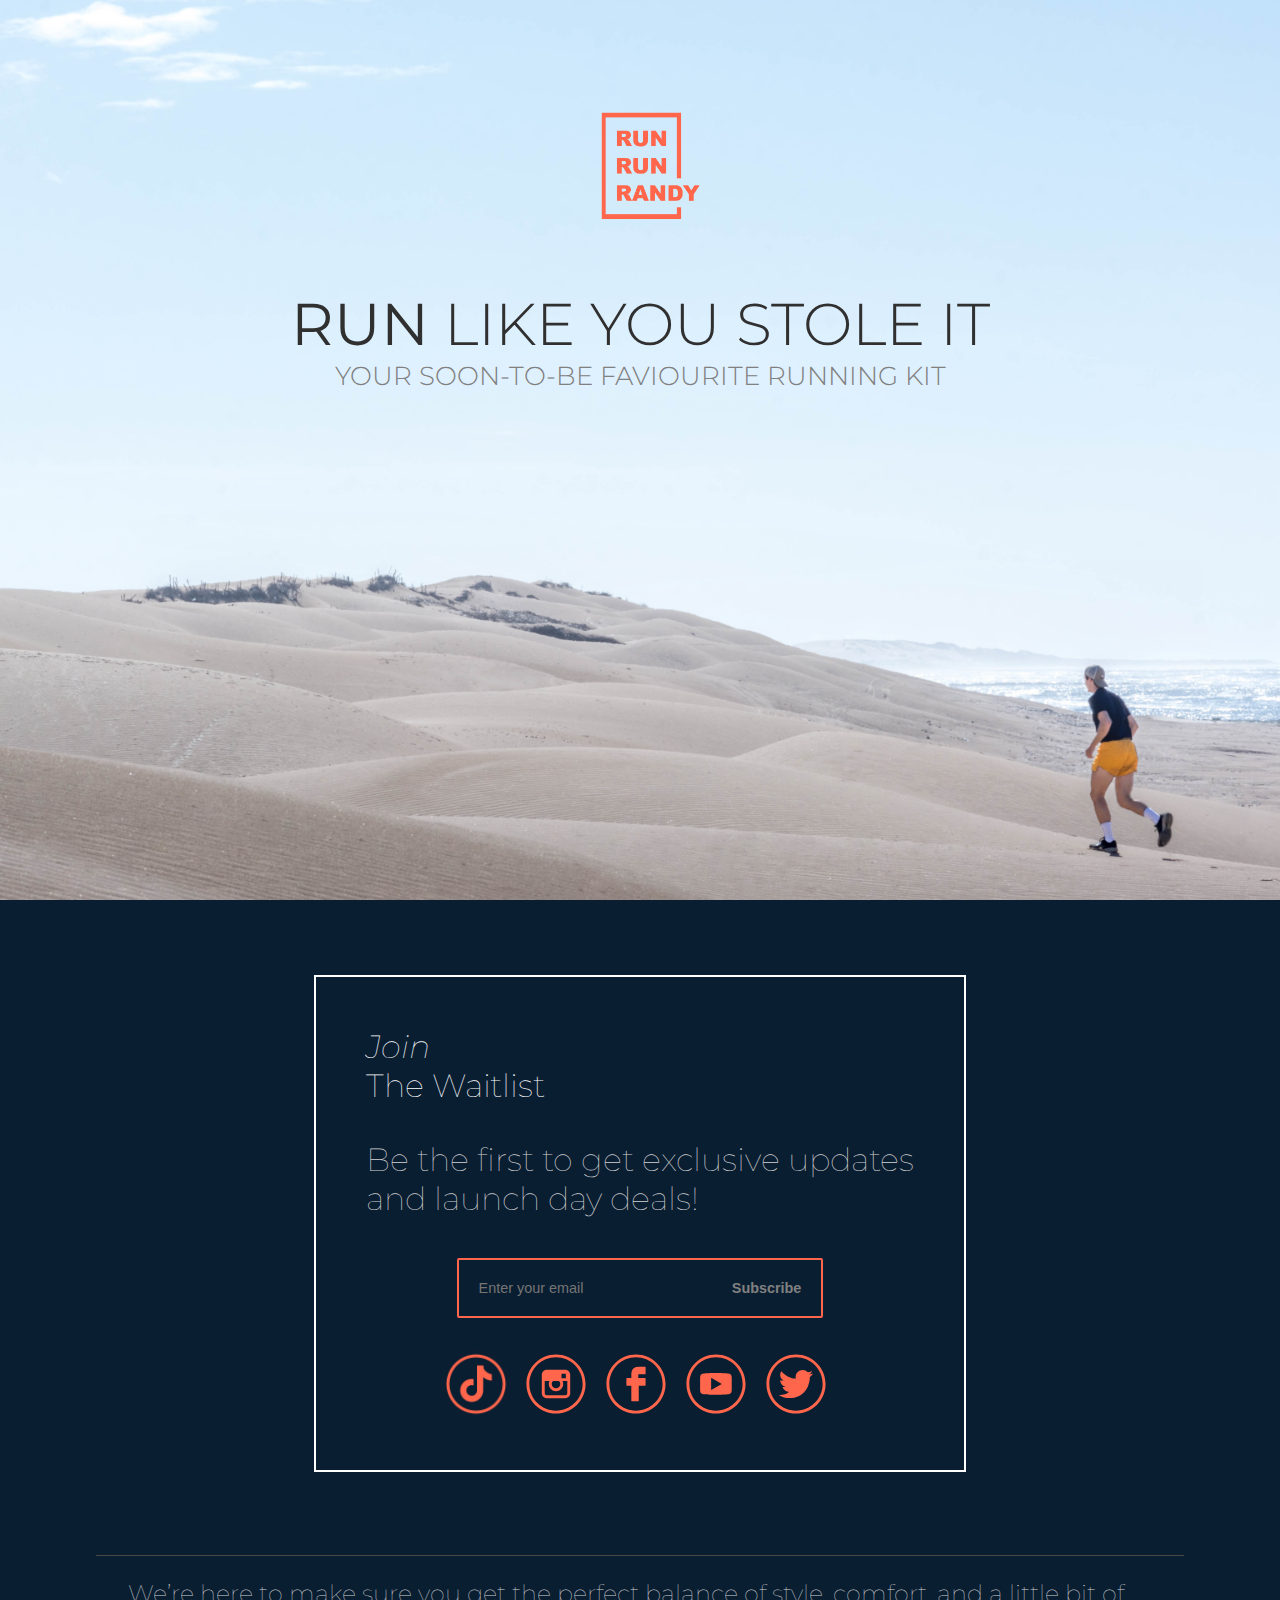
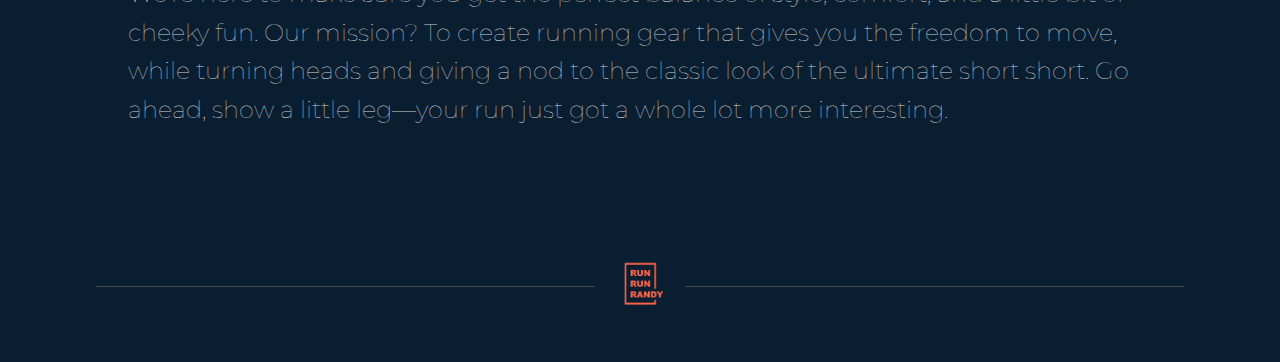
<file: index.html>
<!DOCTYPE html>
<html>
<head>

    
    <title>Run Run Randy</title>
    <link rel="stylesheet" type="text/css" href="style.css">
    <meta charset="utf-8">
    
    <meta name="p:domain_verify" content="af60a7fa205fea51a8001fb7a73e589d"/>
    
<link rel="preconnect" href="https://fonts.googleapis.com">
<link rel="preconnect" href="https://fonts.gstatic.com" crossorigin>
<link href="https://fonts.googleapis.com/css2?family=Montserrat:ital,wght@0,100..900;1,100..900&display=swap" rel="stylesheet">
    
</head>
    
<body>
 <!-- The following line needs to be the first line in the code to make the icon in the header return to the top of the page correctly when you click it -->  
<div class="make-header-return-to-top-work" id="make-header-return-to-top-work"></div>
    
    
<div class="indexNavImage">
    <div class="indexNavImageWrapper" style="background-size: auto 100vh; height: 100vh; background-repeat: no-repeat; background-attachment: scroll; background-position: center";>       
        <div class = "title-logo">
            <div class="center-image">
                <img src=images/run-run-randy-pink.png>
            </div>
            <div class="catchphrase">
                <h3><strong>Run</strong> like you stole it</h3>
            </div>
            <div class="sub-catchphrase">
                <h4>Your soon-to-be faviourite running kit</h4>
            </div>
        </div>
    </div>
</div>
     



  

<div class="footer-box">
    <div class="footer">
        <div class=email-subscription>
            <h3><em>Join</em><br> The Waitlist</h3>
        </div>
        <div class = "blurb">
            <h3>Be the first to get exclusive updates<br> and launch day deals!</h3>
        </div>
        <div class="container-container">
            <form id="mailinglist">
            <div class="container">
                
                <input class="subscribe-input" id="subscribe-input" type="email" placeholder="Enter your email" name="entry.2109498935" required>
                <input class="button" type="submit" value="Subscribe">
            </div>
            </form> 


            <script>
                document.getElementById("mailinglist").addEventListener("submit", function(e) {
                  e.preventDefault();
                  var formData = new FormData(this);
                  var xhr = new XMLHttpRequest();
                  xhr.open("POST", "https://docs.google.com/forms/d/e/1FAIpQLSeBPcdxr4isoNwHOoxR62nqPAX-IaKHRwkz_QyX1CSAf25FtA/formResponse", true);
                  xhr.setRequestHeader("Content-Type", "application/x-www-form-urlencoded");
                  xhr.send(new URLSearchParams(formData).toString());
                });

            
            </script>

            <script>
                document.getElementById('mailinglist').addEventListener('submit', function(event) {
                    event.preventDefault();  // Prevent the form from submitting to the server
                    
                    const inputField = document.getElementById('subscribe-input');
                    const successMessage = "Success!";

                    // Show the success message in the placeholder
                    inputField.setAttribute('placeholder', successMessage);

                    // Optionally, you can clear the input field or reset the form here
                    inputField.value = '';  // Clear the input value if needed
                });
            </script>

            





            <div class = "social-media-box-t"> 
                <div class="social-media-icon-t">
                    <a href="https://www.tiktok.com/@runrunrandy" target="_blank"><img src=images/tiktok-144x144.png></a>
                </div>
                <div class="social-media-icon-t">
                    <a href="https://www.instagram.com/we_are_runrunrandy/" target="_blank"><img src=images/instagram-144x144.svg></a>
                </div>
                <div class="social-media-icon-t">
                    <a href="https://www.facebook.com/WeAreRunRunRandy" target="_blank"><img src=images/facebook-144x144.svg></a>
                </div>
                <div class="social-media-icon-t">
                    <a href="https://www.youtube.com/@We_Are_RunRunRandy" target="_blank"><img src=images/youtube-144x144.svg></a>
                </div>
                <div class="social-media-icon-t">
                    <a href="x-troll.html" target="_blank"><img src=images/twitter-144x144.svg></a>
                </div>
            </div>
        </div>
    </div> 
</div>
    <hr />
    
<div class="about-us">
    <h2>We’re here to make sure you get the perfect balance of style, comfort, and a little bit of cheeky fun. Our mission? To create running gear that gives you the freedom to move, while turning heads and giving a nod to the classic look of the ultimate short short. Go ahead, show a little leg—your run just got a whole lot more interesting.</h2>
</div>
<div class = "footer-details">
    
</div>
    <div class = "footer-logo">
        <div class = "hr-line">
            
        </div>
        
        <div class="footer-div-middle-pink">
            <a href="#make-header-return-to-top-work"><img class=footer-logo-pink src=images/run-run-randy-pink.png></a>
        </div>
        
        <div class = "hr-line">
            
        </div>
    </div>
<br>


    
    

    


</body>
</html>
</file>
<file: style.css>
/*--------------------------------------------------------------------------------------Colours
#ff664bff
rgba(255,102,75,1)
*/


body {
    margin: 0px;
    width: 100%;
    font-family: "Montserrat", Arial, sans-serif;
    background-color: rgba(10,30,50,1);
} 

ul, li {
margin: 0;
padding: 0;
}

a {
    text-decoration: none;
}

.indexNavImage{

    
    
    
    display: flex;
  justify-content: center;  
  align-items: center;   
}


@media (min-aspect-ratio: 120/100) {
    .indexNavImageWrapper  {
    position: relative;
    display: flex;
    width: 100%;
    background-image: url('images/rrr-wl-2x1.png');
    justify-content: center;  
    align-items: center; 
    }

    .catchphrase{
    display: flex;
    justify-content: center;
    flex-direction: column;
    align-items: center;
    color: #303030;
    margin-top: 5vh;
    font-family: "Montserrat", Arial, sans-serif;
    width: 100%;
    }

    .sub-catchphrase{
    display: flex;
    justify-content: center;
    flex-direction: column;
    align-items: center;
    color: #303030;
    font-family: "Montserrat", Arial, sans-serif;
    width: 100%;
    }

    .sub-catchphrase h4{
    color: gray;
    font-size: 2vw;
    font-weight: 300;
    position: relative;
    text-transform: uppercase;
    top: 0;
    margin: 0;
    padding: 0;
    }

    .catchphrase h3{
    font-size: 4.6vw;
    font-weight: 300;
    text-transform: uppercase;
    bottom: 0;
    margin: 0;
    padding: 0;
    }

    .center-image {
    height: 17vh;
    width: 100%;
    display: flex;
    justify-content: center;
    align-items: center; 
    margin: 0px;
    padding: 0px;
    position: relative;
    margin-top: 10vh;
    }

    .email-subscription h3{
        font-size: 3em;
    }

    .blurb h3{
        font-size: 1.2em;
        margin-top: -1.5em;
        color: lightgray;
    }

    .subscribe-input {
        background: rgba(0,0,0,0);
        border: none;
        font-size: .9em;
        color: rgba(255,102,75,1);
        padding: 20px 3em 20px 20px;
    }

    .button {
        background: rgba(0,0,0,0);
      border: none;
      color: grey;
      text-align: center;
      text-decoration: none;
      display: inline-block;
      font-size: .9em;
        padding: 20px;
        font-weight: bold;
    }
}

@media (min-aspect-ratio: 3/4) and (max-aspect-ratio: 120/100) {
    .indexNavImageWrapper  {
    position: relative;
    display: flex;
    width: 100%;
    background-image: url('images/rrr-tablet.jpg'); 
    justify-content: center;  
    align-items: center;
    }

    .catchphrase{
    display: flex;
    justify-content: center;
    flex-direction: column;
    align-items: center;
    color: #303030;
    margin-top: 7vh;
    font-family: "Montserrat", Arial, sans-serif;
    width: 100%
    }

    .sub-catchphrase{
    display: flex;
    justify-content: center;
    flex-direction: column;
    align-items: center;
    color: #303030;
    margin-top: -5vh;
    font-family: "Montserrat", Arial, sans-serif;
    margin-top: 2px;
    width: 100%
    }

    .sub-catchphrase h4{
    color: gray;
    font-size: 2.4vw;
    font-weight: 500;
    position: relative;
    text-transform: uppercase;
    top: 0;
    margin: 0;
    padding: 0;
    }

    .catchphrase h3{
    font-size: 5.5vw;
    font-weight: 300;
    text-transform: uppercase;
    bottom: 0;
    margin: 0;
    padding: 0;
    }

    .center-image {
    height: 17vh;
    width: 100%;
    display: flex;
    justify-content: center;
    align-items: center; 
    margin: 0px;
    padding: 0px;
    position: relative;
    margin-top: 15vh;
    }

    .email-subscription h3{
        font-size: 3em;
    }

    .blurb h3{
        font-size: 1.2em;
        margin-top: -1.5em;
        color: lightgray;
    }

    .subscribe-input {
        background: rgba(0,0,0,0);
        border: none;
        font-size: .9em;
        color: rgba(255,102,75,1);
        padding: 20px 3em 20px 20px;
    }

    .button {
        background: rgba(0,0,0,0);
      border: none;
      color: grey;
      text-align: center;
      text-decoration: none;
      display: inline-block;
      font-size: .9em;
        padding: 20px;
        font-weight: bold;
    }
}

@media (max-aspect-ratio: 3/4) {
    .indexNavImageWrapper  {
    position: relative;
    display: flex;
    width: 100%;
    background-image: url('images/rrr-smartphone-2.jpg'); 
    justify-content: center;  
    align-items: center;
    }

    .catchphrase{
    display: flex;
    justify-content: center;
    flex-direction: column;
    align-items: center;
    color: #303030;
    margin-top: 3vh;
    font-family: "Montserrat", Arial, sans-serif;
    width: 100%;
    }

    .sub-catchphrase{
    display: flex;
    justify-content: center;
    flex-direction: column;
    align-items: center;
    color: #303030;
    font-family: "Montserrat", Arial, sans-serif;
    width: 100%;
    vertical-align: baseline;
    margin-top: 10px;
    }

    .sub-catchphrase h4{
    color: gray;
    font-size: 2.8vw;
    font-weight: 500;
    position: relative;
    text-transform: uppercase;
    top: 0;
    margin: 0;
    padding: 0;
    }

    .catchphrase h3{
   /* font-size: 4.5vw;*/
    font-size: 6.6vw;
    font-weight: 300;
    text-transform: uppercase;
    bottom: 0;
    margin: 0;
    padding: 0;
    }

    .center-image {
    height: 17%;
    width: 100%;
    display: flex;
    justify-content: center;
    align-items: center; 
    padding: 0px;
    position: relative;
    margin-top: 18vh;
    }

    .email-subscription h3{
        font-size: 6em !important;
    }

    .blurb h3{
        font-size: 2.2em !important;
        margin-top: -1.5em;
        color: lightgray;
    }

    .subscribe-input {
        background: rgba(0,0,0,0);
        border: none;
        font-size: 2em;
        color: rgba(255,102,75,1);
        padding: 20px 1em 20px 20px !important;
    }

    .button {
        background: rgba(0,0,0,0);
      border: none;
      color: grey;
      text-align: center;
      text-decoration: none;
      display: inline-block;
      font-size: 2em;
        padding: 20px;
        font-weight: bold;
    }
}


.title-logo {
  align-items: center;  
  justify-content: flex-start;
  width: 100%;
  height: 100%;  
  display: flex;
  flex-direction: column;
}



.center-image img {
  height: 100%;
}



.banner img{
    width: 100%;
    display: flex;
}

.banner{
    position: relative;
    
}


.banner-button {
    display: inline-block;
    text-align: center;
}

.banner-text{
    position: absolute;
    top:15%;
    left: 60%;
    max-width: 300px;
    z-index: 5;
    padding: 20px;
    border: 0px solid black;
    text-align: center;
}

.banner-text h1 {
    font-size: 55px;
    padding: 0px;
    margin: 0px;
    text-transform: uppercase;
}

.banner-text h2 {
    font-size: 76px;
    padding: 0px;
    margin: 0px;
    text-transform: uppercase;
}

.banner-text h3 {
    text-align: left;
}

.grid-container {
  display: grid;
  grid-template-columns: auto auto auto;
  background-color: white;
  padding: 20px;
}
.grid-item {
  background-color: rgba(255, 255, 255, 0.8);
  padding: 20px;
  font-size: 30px;
  text-align: center;
  position: relative;
}

.grid-item img {
    width: 100%;
    height: 100%;
    display: block;
    object-fit: cover;
}

.grid-item-text {
    position: absolute;
    color: white;
    bottom: 8px;
    left: 16px;
    padding: 20px;
}

.grid-item-text h2 {
    
}


/*----------------------------------------------------------------------------Header Nav Bar*/

header {
    display: flex;
    justify-content: space-between;
    align-items: center;
    padding: 0px 5%;
    position: sticky;
    top: 0;
    z-index: 900;
    background-color: white;
    font-weight: bold;
}

.make-header-return-to-top-work {
    width: 100%;
    height: 0px;
}

/*------Header LEFT------*/

.header-div-left {
    width: 40%;
    display: flex;
    justify-content: space-between;
    align-items: center;
}

.header-div-left-item {
    display: inline-block;
    
}

.header-div-left-item button{
    padding: 20px 20px 20px 0px;
    background-color: rgba(0,0,0,0);
    border: 0px solid black;
    cursor: pointer;
    transition: all 0.3s ease 0s;
    font-weight: bold;
    font-size: 16px;
}

.header-div-left-item button:hover {
    color: rgba(255,102,75,1);
}

/*------Header MIDDLE------*/

.header-div-middle {
    position: relative;
}

.header-div-middle-black {
    position: relative;
}

.header-logo-black {
    height: 60px;
    cursor: pointer;
    position: relative;
}

.header-div-middle-pink {
    position: absolute;
    top: 0;
}

.header-logo-pink {
    height: 60px;
    cursor: pointer;
    object-fit: contain;
    opacity: 0;
}

.header-logo-pink:hover {
    opacity: 1;
    transition: all 0.3s ease 0s;
}

/*------Header RIGHT------*/

.header-div-right {
    width: 40%;
    display: flex;
    justify-content: right;
    align-items: center;
}

.header-div-right-item {
    display: inline-block;
    padding: 0px 0px 0px 20px;
}


.contact {
    float: right;
}

.shopping-bag-logo {
    height: 30px
}



.contact button {
    padding: 9px 25px;
    background-color: rgba(0,0,0,0);
    border: 1.5px solid black;
    border-radius: 50px;
    cursor: pointer;
    transition: all 0.3s ease 0s;
    font-weight: bold;
    font-size: 16px;
}

.contact button:hover {
    border-color: rgba(255,102,75,1);
    background-color: rgba(255,102,75,.1);
    color: rgba(255,102,75,1)
}

/*-------------------------------------------------------------------------------------Footer*/
.footer-box {
    display: flex;
    justify-content: center;
    align-items: center;
}


.footer {
    background-color: rgba(10,30,50,1);
    height: auto;
    color: white;
    border: 2px solid white;
    position: relative;
    padding: 50px;
    margin: 75px;
}

.footer h3{
    margin-top: 0px ;
    margin-bottom: 35px;
    font-weight: 100;
    font-size:2.5vw;
    
}

.email-subscription{
    display: flex;

      color: white;
}



.container-container {
    text-align: center;
    display: flex;
    justify-content: center;
    flex-direction: column;
    align-items: center;
}

.cc-text {
    
}

.cc-text h4 {
    font-family: "Montserrat", Arial, sans-serif;
    font-size: .9vw;
    width: 700px;
        color: gray;
    line-height: 1.6;
}

.container {
    border-style: solid;
    border-width: 2px;
    border-radius: 2px;
    border-color: rgba(255,102,75,1);
    display: inline-block;
  justify-content: center;
  align-items: center;
    max-width: auto;
    width: auto;
    margin-top: 5px;
}


.button:hover {
    color: rgba(255,102,75,1);
    cursor: pointer;
}

.subscribe-input:focus {
    outline: none;
}

.subscribe-input:focus::placeholder {
  color: transparent;
}

hr {
    max-width: 85%;
    height: 0.5px;
    border: none;
    background-color: #484848;
}

.footer-details {
    max-width: 85%;
    margin: auto;
    display: grid;
    grid-template-columns: auto auto auto auto;
    padding-bottom: 55px;
    padding-top: 50px;
}

.footer-details a{
    color: silver;
    font-weight: 100;
}

.footer-details a:hover{
    color: white;
}

.footer-details-header {
    text-transform: uppercase;
    margin-bottom: 20px;
}

.social-media-box {
    display: grid;
    padding: 0px;
    grid-template-columns: 40px 40px 40px 40px;
    margin-left: 0px;
    margin-right: 0px;
    max-width: 10px;
}
.social-media-box-t {
    display: grid;
    padding: 0px;
    grid-template-columns: 80px 80px 80px 80px 80px;
    margin-left: 0px;
    margin-right: 0px;
    max-width: 400px;
    margin-top: 30px;
}

.social-media-icon{
    width: 35px;
    height: 35px;
    margin: 0px;
    cursor: pointer;
    border-radius: 20px;
    border-width: 1.5px;
    border-color: rgba(10,30,50,1);
    border-style: solid;
}

.social-media-icon-t{
    width: 70px;
    height: 70px;
    margin: 0px;
    cursor: pointer;
    border-radius: 35px;
    border-width: 1.5px;
    border-color: rgba(255,255,255,0);
    border-style: solid;
}

.social-media-icon img{
    width: 35px;
}

.social-media-icon-t img{
    width: 70px;
}

.social-media-icon:hover{
    border-width: 1.5px;
    border-color: white;
    border-style: solid;
}

.social-media-icon-t:hover{
    border-width: 1.5px;
    border-color: white;
    border-style: solid;
}


.footerNav {
    margin-bottom: 10px;
}

.footer-logo {
    max-width: 85%;
    margin: auto;
    display: grid;
    grid-template-columns: auto 90px auto;
    padding-bottom: 25px;
}

.footer-logo-pink {
    height: 60px;
    cursor: pointer;
    object-fit: contain;
}

.hr-line {
    width: auto;
    height: 0.5px;
    margin-top: auto;
    margin-bottom: auto;
    background-color: #484848;
}


.footer-div-middle-pink {
    display: flex;
    justify-content: center;
    align-items: center;
}

.about-us {
    width: 80%;
    margin-left: 10%;
}

.about-us h2 {
    font-family: "Montserrat", Arial, sans-serif;
    line-height: 1.6;
    font-weight: 100;
    color: lightgray
}



.x-troll-box {
    display: flex;
    justify-content: center;  
    align-items: center;  
    background-color: white;
    width: 100vw;
    height: 100vh;
}

.x-troll img{
    Height: 60vh;
}
</file>
